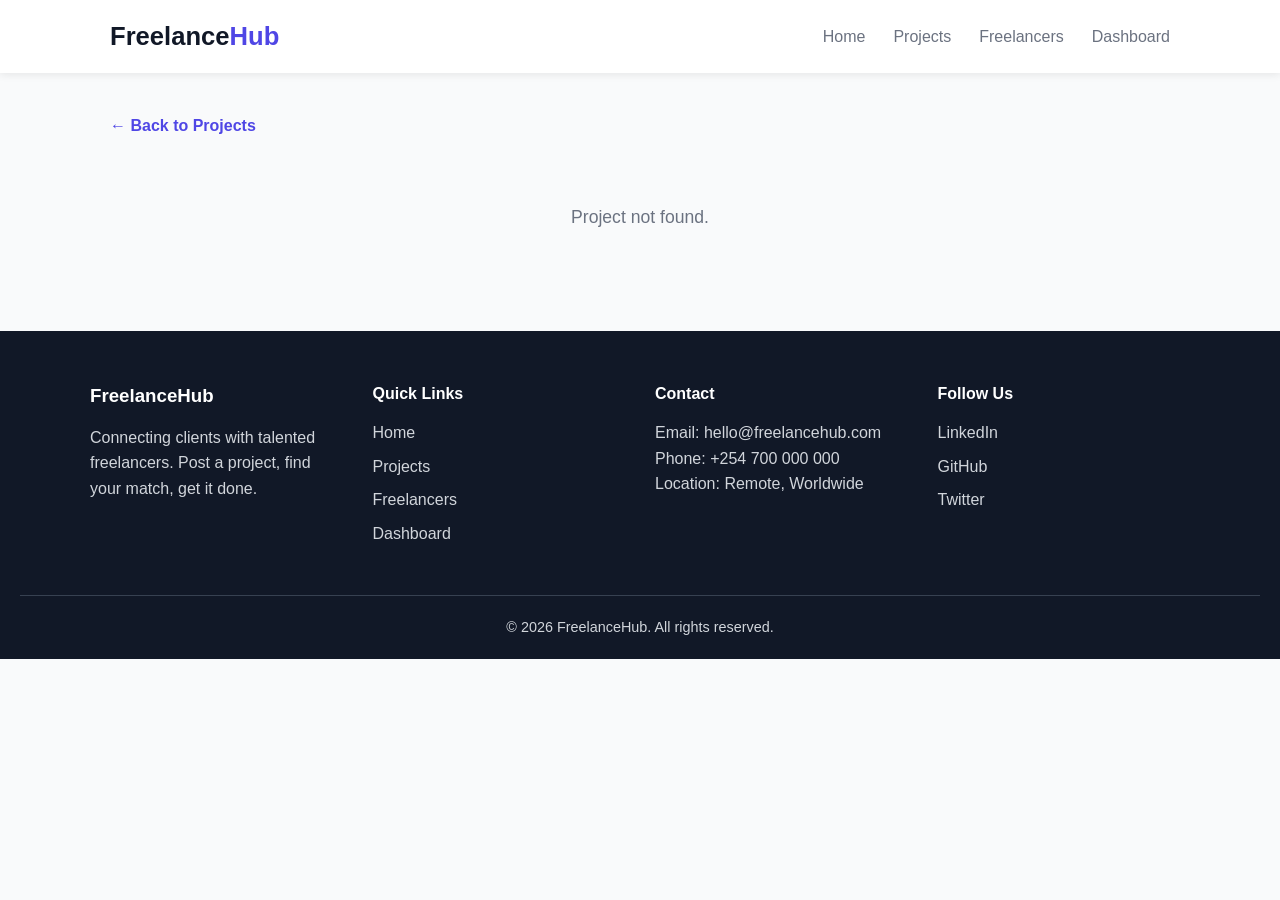
<file: project-details.html>
<!DOCTYPE html>
<html lang="en">
<head>
  <meta charset="UTF-8">
  <meta name="viewport" content="width=device-width, initial-scale=1.0">
  <title>Project Details - FreelanceHub</title>
  <link rel="stylesheet" href="css/style.css">
</head>
<body>

  <header class="header">
    <nav class="navbar">
      <a href="index.html" class="logo">Freelance<span>Hub</span></a>

      <ul class="nav-links">
        <li><a href="index.html">Home</a></li>
        <li><a href="projects.html">Projects</a></li>
        <li><a href="freelancers.html">Freelancers</a></li>
        <li><a href="dashboard.html">Dashboard</a></li>
      </ul>
    </nav>

    <button class="menu-toggle" id="menu-toggle" aria-label="Toggle menu">&#9776;</button>
    
  </header>

  <main>

<section class="details-section">
  <a href="projects.html" class="back-link">&larr; Back to Projects</a>
  <div id="project-details"></div>

  <div class="proposal-section" id="proposal-section">
    <h2>Submit a Proposal</h2>

    <form id="proposal-form" novalidate>

      <div class="form-group">
        <label for="proposal-name">Your Name</label>
        <input type="text" id="proposal-name" placeholder="e.g. Jane Doe">
        <small class="error-message" id="proposal-name-error"></small>
      </div>

      <div class="form-group">
        <label for="proposal-email">Contact Email</label>
        <input type="email" id="proposal-email" placeholder="e.g. jane@email.com">
        <small class="error-message" id="proposal-email-error"></small>
      </div>

      <div class="form-group">
        <label for="proposal-budget">Expected Budget ($)</label>
        <input type="number" id="proposal-budget" placeholder="e.g. 900">
        <small class="error-message" id="proposal-budget-error"></small>
      </div>

      <div class="form-group">
        <label for="proposal-letter">Cover Letter</label>
        <textarea id="proposal-letter" rows="6" placeholder="Tell the client why you are the right person for this project..."></textarea>
        <small class="error-message" id="proposal-letter-error"></small>
      </div>

      <button type="submit" class="btn btn-primary">Submit Proposal</button>
    </form>

    <div class="proposal-success" id="proposal-success" style="display: none;">
      Your proposal has been submitted successfully! The client will review it soon.
    </div>
  </div>
</section>
  </main>

  <footer class="footer">
    <div class="footer-container">

      <div class="footer-col">
        <h3>FreelanceHub</h3>
        <p>Connecting clients with talented freelancers. Post a project, find your match, get it done.</p>
      </div>

      <div class="footer-col">
        <h4>Quick Links</h4>
        <ul>
          <li><a href="index.html">Home</a></li>
          <li><a href="projects.html">Projects</a></li>
          <li><a href="freelancers.html">Freelancers</a></li>
          <li><a href="dashboard.html">Dashboard</a></li>
        </ul>
      </div>

      <div class="footer-col">
        <h4>Contact</h4>
        <p>Email: hello@freelancehub.com</p>
        <p>Phone: +254 700 000 000</p>
        <p>Location: Remote, Worldwide</p>
      </div>

      <div class="footer-col">
        <h4>Follow Us</h4>
        <div class="social-links">
          <a href="#">LinkedIn</a>
          <a href="#">GitHub</a>
          <a href="#">Twitter</a>
        </div>
      </div>

    </div>

    <p class="copyright">&copy; 2026 FreelanceHub. All rights reserved.</p>
  </footer>

  <script src="js/data.js"></script>
  <script src="js/main.js"></script>
</body>
</html>
</file>
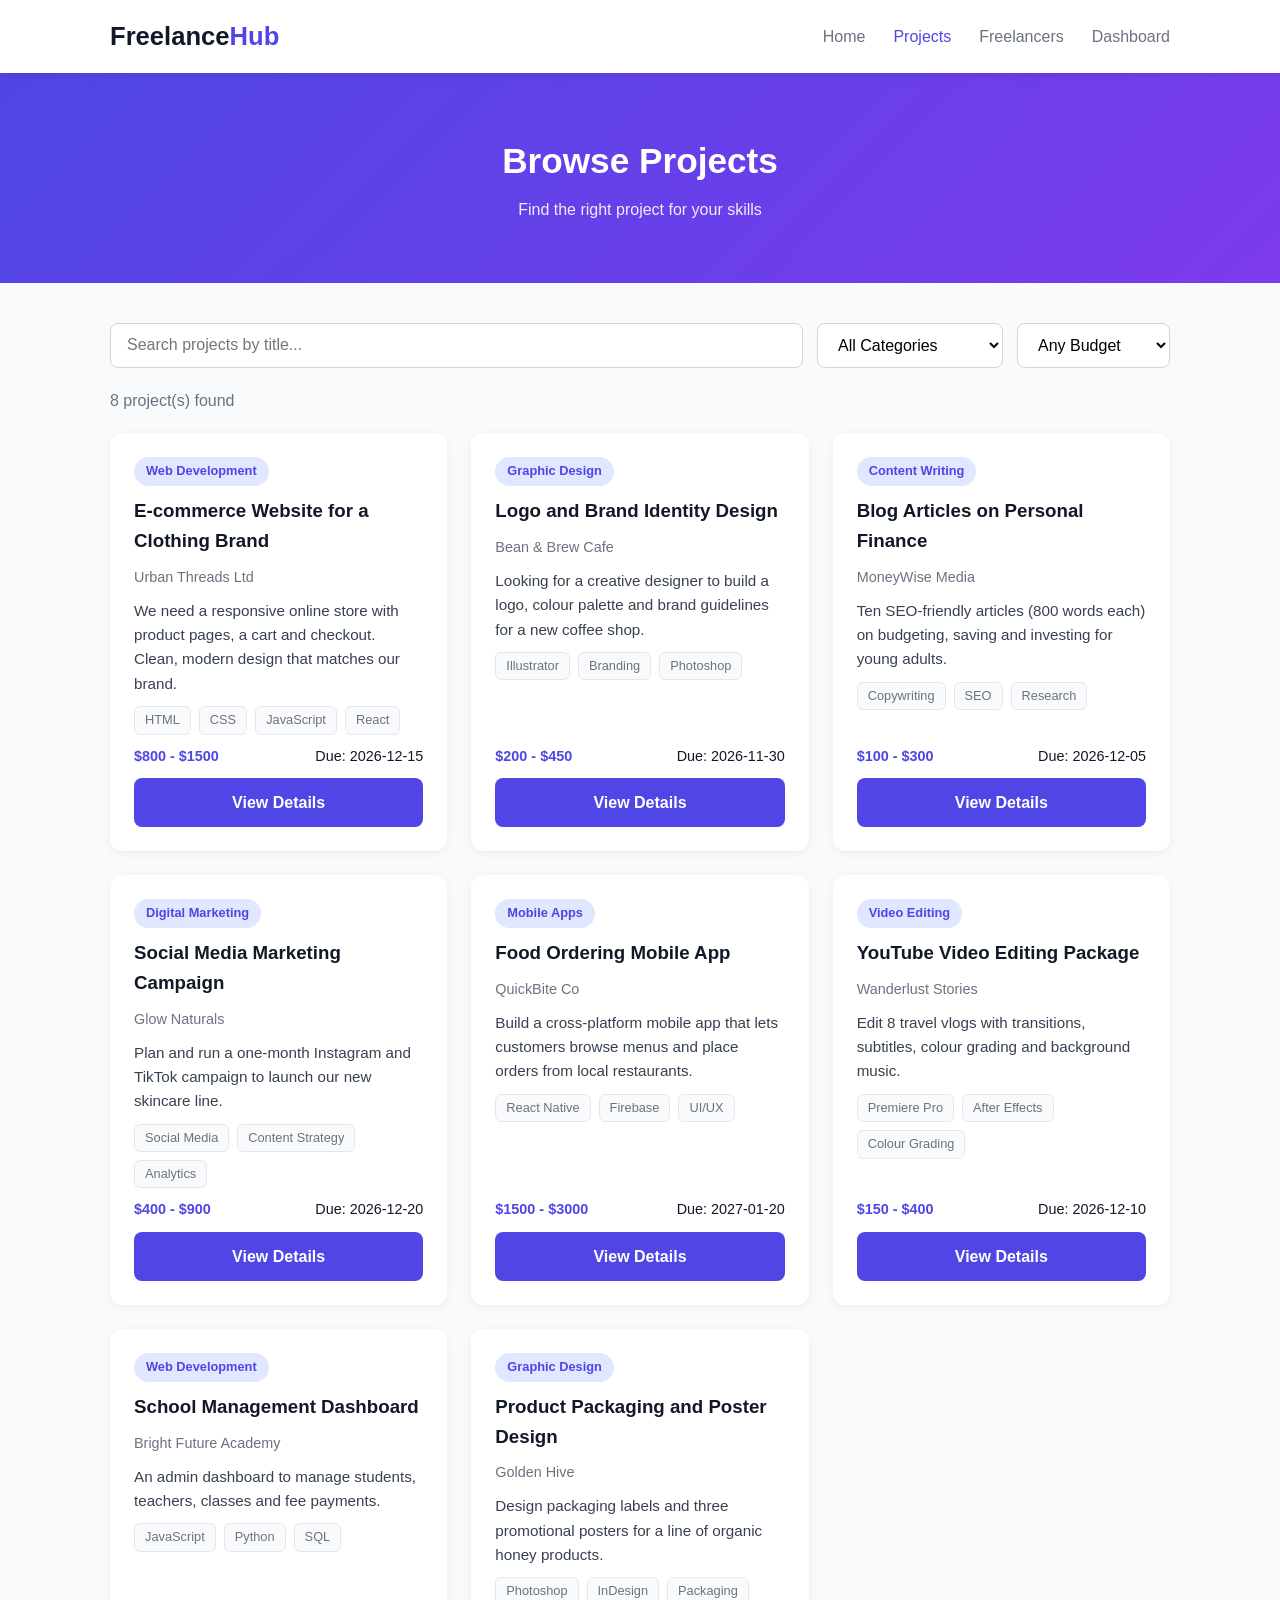
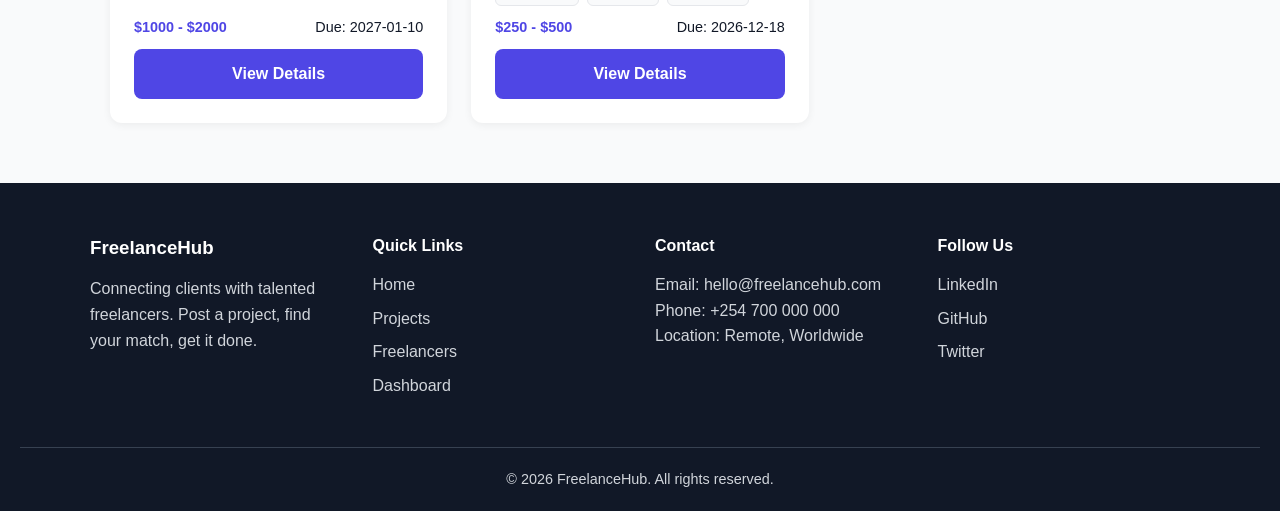
<file: projects.html>
<!DOCTYPE html>
<html lang="en">
<head>
  <meta charset="UTF-8">
  <meta name="viewport" content="width=device-width, initial-scale=1.0">
  <title>Projects - FreelanceHub</title>
  <link rel="stylesheet" href="css/style.css">
</head>
<body>

<header class="header">
  <nav class="navbar">
    <a href="index.html" class="logo">Freelance<span>Hub</span></a>

    <ul class="nav-links">
      <li><a href="index.html">Home</a></li>
      <li><a href="projects.html">Projects</a></li>
      <li><a href="freelancers.html">Freelancers</a></li>
      <li><a href="dashboard.html">Dashboard</a></li>
    </ul>

    <button class="menu-toggle" id="menu-toggle" aria-label="Toggle menu">&#9776;</button>
    
  </nav>
</header>

<main>

  <section class="page-header">
    <h1>Browse Projects</h1>
    <p>Find the right project for your skills</p>
  </section>

  <section class="listing-section">

    <div class="filter-bar">
      <input type="text" id="search-input" placeholder="Search projects by title...">

      <select id="category-filter">
        <option value="all">All Categories</option>
        <option value="Web Development">Web Development</option>
        <option value="Graphic Design">Graphic Design</option>
        <option value="Content Writing">Content Writing</option>
        <option value="Digital Marketing">Digital Marketing</option>
        <option value="Mobile Apps">Mobile Apps</option>
        <option value="Video Editing">Video Editing</option>
      </select>

      <select id="budget-filter">
        <option value="all">Any Budget</option>
        <option value="low">Under $500</option>
        <option value="mid">$500 - $1,500</option>
        <option value="high">Above $1,500</option>
      </select>
    </div>

    <p id="result-count" class="result-count"></p>

    <div class="card-grid" id="project-list"></div>

    <p id="no-results" class="no-results" style="display: none;">
      No projects match your search. Try changing the filters.
    </p>

  </section>

</main>

   <footer class="footer">
  <div class="footer-container">

    <div class="footer-col">
      <h3>FreelanceHub</h3>
      <p>Connecting clients with talented freelancers. Post a project, find your match, get it done.</p>
    </div>

    <div class="footer-col">
      <h4>Quick Links</h4>
      <ul>
        <li><a href="index.html">Home</a></li>
        <li><a href="projects.html">Projects</a></li>
        <li><a href="freelancers.html">Freelancers</a></li>
        <li><a href="dashboard.html">Dashboard</a></li>
      </ul>
    </div>

    <div class="footer-col">
      <h4>Contact</h4>
      <p>Email: hello@freelancehub.com</p>
      <p>Phone: +254 700 000 000</p>
      <p>Location: Remote, Worldwide</p>
    </div>

    <div class="footer-col">
      <h4>Follow Us</h4>
      <div class="social-links">
        <a href="#">LinkedIn</a>
        <a href="#">GitHub</a>
        <a href="#">Twitter</a>
      </div>
    </div>

  </div>

  <p class="copyright">&copy; 2026 FreelanceHub. All rights reserved.</p>
</footer>


  <script src="js/data.js"></script>
  <script src="js/main.js"></script>
</body>
</html>
</file>
<file: css/style.css>
* {
  margin: 0;
  padding: 0;
  box-sizing: border-box;
}

:root {
  --primary: #4f46e5;
  --primary-dark: #4338ca;
  --dark: #111827;
  --gray: #6b7280;
  --light: #f9fafb;
  --white: #ffffff;
}

body {
  font-family: "Segoe UI", Arial, sans-serif;
  color: var(--dark);
  background: var(--light);
  line-height: 1.6;
}

a {
  text-decoration: none;
  color: inherit;
}

ul {
  list-style: none;
}
.header {
  background: var(--white);
  box-shadow: 0 2px 8px rgba(0, 0, 0, 0.08);
  position: sticky;
  top: 0;
  z-index: 100;
}

.navbar {
  max-width: 1100px;
  margin: 0 auto;
  padding: 16px 20px;
  display: flex;
  justify-content: space-between;
  align-items: center;
}

.logo {
  font-size: 1.6rem;
  font-weight: 700;
}

.logo span {
  color: var(--primary);
}

.nav-links {
  display: flex;
  gap: 28px;
}

.nav-links a {
  font-weight: 500;
  color: var(--gray);
  transition: color 0.3s;
}

.nav-links a:hover {
  color: var(--primary);
}
.footer {
  background: var(--dark);
  color: #d1d5db;
  padding: 50px 20px 20px;
  margin-top: 60px;
}

.footer-container {
  max-width: 1100px;
  margin: 0 auto;
  display: grid;
  grid-template-columns: repeat(auto-fit, minmax(220px, 1fr));
  gap: 30px;
}

.footer h3,
.footer h4 {
  color: var(--white);
  margin-bottom: 14px;
}

.footer-col li {
  margin-bottom: 8px;
}

.footer a:hover {
  color: var(--primary);
}

.social-links {
  display: flex;
  flex-direction: column;
  gap: 8px;
}

.copyright {
  text-align: center;
  margin-top: 40px;
  padding-top: 20px;
  border-top: 1px solid #374151;
  font-size: 0.9rem;
}
.btn {
  display: inline-block;
  padding: 12px 28px;
  border-radius: 8px;
  font-weight: 600;
  transition: all 0.3s;
}

.btn-primary {
  background: var(--primary);
  color: var(--white);
}

.btn-primary:hover {
  background: var(--primary-dark);
}

.btn-light {
  background: var(--white);
  color: var(--primary);
}

.btn-light:hover {
  background: #e0e7ff;
}

.btn-outline {
  border: 2px solid var(--white);
  color: var(--white);
}

.btn-outline:hover {
  background: var(--white);
  color: var(--primary);
}

.hero {
  background: linear-gradient(135deg, var(--primary), #7c3aed);
  color: var(--white);
  text-align: center;
  padding: 100px 20px;
}

.hero-content {
  max-width: 700px;
  margin: 0 auto;
}

.hero h1 {
  font-size: 2.8rem;
  line-height: 1.2;
  margin-bottom: 16px;
}

.hero p {
  font-size: 1.15rem;
  margin-bottom: 30px;
  opacity: 0.9;
}

.hero-buttons {
  display: flex;
  gap: 16px;
  justify-content: center;
  flex-wrap: wrap;
}

.intro {
  max-width: 1100px;
  margin: 0 auto;
  padding: 70px 20px 0;
  text-align: center;
}

.intro-lead {
  max-width: 700px;
  margin: -16px auto 36px;
  color: var(--gray);
}

.steps-grid {
  display: grid;
  grid-template-columns: repeat(auto-fit, minmax(240px, 1fr));
  gap: 20px;
}

.step-card {
  background: var(--white);
  padding: 28px 22px;
  border-radius: 12px;
  box-shadow: 0 2px 8px rgba(0, 0, 0, 0.06);
}

.step-number {
  display: inline-flex;
  align-items: center;
  justify-content: center;
  width: 42px;
  height: 42px;
  background: var(--primary);
  color: var(--white);
  border-radius: 50%;
  font-weight: 700;
  margin-bottom: 12px;
}

.step-card h3 {
  margin-bottom: 6px;
}

.step-card p {
  color: var(--gray);
  font-size: 0.95rem;
}
.freelancer-bio {
  font-size: 0.9rem;
  color: #374151;
  margin-bottom: 12px;
}

.portfolio-label {
  font-weight: 600;
  font-size: 0.85rem;
  margin-top: 14px;
}

.portfolio-list {
  margin-top: 6px;
  font-size: 0.85rem;
  color: var(--gray);
}

.portfolio-list li {
  padding: 2px 0;
}
@media (max-width: 640px) {
  .navbar {
    flex-wrap: wrap;
  }

  .menu-toggle {
    display: block;
  }

  .nav-links {
    display: none;
    width: 100%;
    flex-direction: column;
    gap: 0;
    margin-top: 12px;
  }

  .nav-links.open {
    display: flex;
  }

  .nav-links li a {
    display: block;
    padding: 12px 0;
    border-top: 1px solid #e5e7eb;
  }

  .hero {
    padding: 70px 20px;
  }

  .hero h1 {
    font-size: 2rem;
  }
}

.section-title {
  text-align: center;
  font-size: 2rem;
  margin-bottom: 36px;
}

.categories {
  max-width: 1100px;
  margin: 0 auto;
  padding: 70px 20px 0;
}

.category-grid {
  display: grid;
  grid-template-columns: repeat(auto-fit, minmax(200px, 1fr));
  gap: 20px;
}

.category-card {
  background: var(--white);
  padding: 28px 20px;
  border-radius: 12px;
  text-align: center;
  box-shadow: 0 2px 8px rgba(0, 0, 0, 0.06);
  transition: transform 0.3s, box-shadow 0.3s;
  cursor: pointer;
}

.category-card:hover {
  transform: translateY(-6px);
  box-shadow: 0 8px 20px rgba(0, 0, 0, 0.12);
}

.category-icon {
  font-size: 2.2rem;
  display: block;
  margin-bottom: 10px;
}

.category-card h3 {
  font-size: 1.1rem;
  margin-bottom: 4px;
}

.category-card p {
  color: var(--gray);
  font-size: 0.9rem;
}
.featured {
  max-width: 1100px;
  margin: 0 auto;
  padding: 70px 20px 0;
}

.card-grid {
  display: grid;
  grid-template-columns: repeat(auto-fit, minmax(300px, 1fr));
  gap: 24px;
}

.section-cta {
  text-align: center;
  margin-top: 32px;
}

.project-card,
.freelancer-card {
  background: var(--white);
  padding: 24px;
  border-radius: 12px;
  box-shadow: 0 2px 8px rgba(0, 0, 0, 0.06);
  transition: transform 0.3s, box-shadow 0.3s;
}

.project-card:hover,
.freelancer-card:hover {
  transform: translateY(-5px);
  box-shadow: 0 8px 20px rgba(0, 0, 0, 0.12);
}

.project-card {
  display: flex;
  flex-direction: column;
  gap: 10px;
}

.project-category {
  align-self: flex-start;
  background: #e0e7ff;
  color: var(--primary);
  font-size: 0.8rem;
  font-weight: 600;
  padding: 4px 12px;
  border-radius: 20px;
}

.project-client {
  color: var(--gray);
  font-size: 0.9rem;
}

.project-desc {
  font-size: 0.95rem;
  color: #374151;
}

.skill-list {
  display: flex;
  flex-wrap: wrap;
  gap: 8px;
}

.skill-tag {
  background: var(--light);
  border: 1px solid #e5e7eb;
  padding: 3px 10px;
  border-radius: 6px;
  font-size: 0.8rem;
  color: var(--gray);
}

.project-meta {
  display: flex;
  justify-content: space-between;
  font-size: 0.9rem;
  margin-top: auto;
}

.project-budget {
  font-weight: 700;
  color: var(--primary);
}

.project-card .btn {
  text-align: center;
}

.freelancer-card {
  text-align: center;
}

.freelancer-card img {
  width: 90px;
  height: 90px;
  border-radius: 50%;
  object-fit: cover;
  margin-bottom: 12px;
}

.freelancer-title {
  color: var(--gray);
  font-size: 0.95rem;
}

.freelancer-rating {
  color: #f59e0b;
  font-weight: 600;
  margin: 8px 0;
}

.level-badge {
  display: inline-block;
  background: #dcfce7;
  color: #166534;
  font-size: 0.8rem;
  font-weight: 600;
  padding: 3px 12px;
  border-radius: 20px;
  margin-bottom: 12px;
}

.freelancer-card .skill-list {
  justify-content: center;
}
.page-header {
  background: linear-gradient(135deg, var(--primary), #7c3aed);
  color: var(--white);
  text-align: center;
  padding: 60px 20px;
}

.page-header h1 {
  font-size: 2.2rem;
  margin-bottom: 8px;
}

.page-header p {
  opacity: 0.9;
}
.listing-section {
  max-width: 1100px;
  margin: 0 auto;
  padding: 40px 20px 0;
}

.filter-bar {
  display: flex;
  gap: 14px;
  flex-wrap: wrap;
  margin-bottom: 20px;
}

.filter-bar input,
.filter-bar select {
  padding: 12px 16px;
  border: 1px solid #d1d5db;
  border-radius: 8px;
  font-size: 1rem;
  background: var(--white);
  font-family: inherit;
}

.filter-bar input {
  flex: 1;
  min-width: 220px;
}

.filter-bar input:focus,
.filter-bar select:focus {
  outline: none;
  border-color: var(--primary);
}
.result-count {
  color: var(--gray);
  margin-bottom: 20px;
}

.no-results {
  text-align: center;
  color: var(--gray);
  padding: 40px 0;
  font-size: 1.1rem;
}
.details-section {
  max-width: 1100px;
  margin: 0 auto;
  padding: 40px 20px 0;
}

.back-link {
  display: inline-block;
  color: var(--primary);
  font-weight: 600;
  margin-bottom: 24px;
}

.back-link:hover {
  text-decoration: underline;
}

.details-layout {
  display: grid;
  grid-template-columns: 2fr 1fr;
  gap: 30px;
  align-items: start;
}

.details-main,
.details-sidebar {
  background: var(--white);
  padding: 30px;
  border-radius: 12px;
  box-shadow: 0 2px 8px rgba(0, 0, 0, 0.06);
}

.details-main h1 {
  font-size: 2rem;
  margin: 14px 0 10px;
}

.details-main h3,
.details-sidebar h3 {
  margin: 24px 0 10px;
}

.details-sidebar h3:first-child {
  margin-top: 0;
}

.details-main p {
  color: #374151;
}

.details-sidebar ul {
  margin-bottom: 10px;
}

.details-sidebar li {
  display: flex;
  justify-content: space-between;
  padding: 12px 0;
  border-bottom: 1px solid #e5e7eb;
}

.details-sidebar li span {
  color: var(--gray);
}

@media (max-width: 800px) {
  .details-layout {
    grid-template-columns: 1fr;
  }
}
.proposal-section {
  background: var(--white);
  padding: 30px;
  border-radius: 12px;
  box-shadow: 0 2px 8px rgba(0, 0, 0, 0.06);
  margin-top: 30px;
}

.proposal-section h2 {
  margin-bottom: 20px;
}

.form-group {
  margin-bottom: 18px;
}

.form-group label {
  display: block;
  font-weight: 600;
  margin-bottom: 6px;
}

.form-group input,
.form-group textarea {
  width: 100%;
  padding: 12px 16px;
  border: 1px solid #d1d5db;
  border-radius: 8px;
  font-size: 1rem;
  font-family: inherit;
}

.form-group input:focus,
.form-group textarea:focus {
  outline: none;
  border-color: var(--primary);
}

.form-group input.invalid,
.form-group textarea.invalid {
  border-color: #dc2626;
}

.error-message {
  display: block;
  color: #dc2626;
  font-size: 0.85rem;
  margin-top: 4px;
}

.proposal-section button {
  border: none;
  cursor: pointer;
  font-size: 1rem;
  font-family: inherit;
}

.proposal-success {
  background: #dcfce7;
  color: #166534;
  padding: 18px;
  border-radius: 8px;
  font-weight: 600;
}
.dashboard-section {
  max-width: 1100px;
  margin: 0 auto;
  padding: 40px 20px 0;
}

.stats-grid {
  display: grid;
  grid-template-columns: repeat(auto-fit, minmax(150px, 1fr));
  gap: 16px;
  margin-bottom: 30px;
}

.stat-card {
  background: var(--white);
  padding: 22px;
  border-radius: 12px;
  text-align: center;
  box-shadow: 0 2px 8px rgba(0, 0, 0, 0.06);
}

.stat-card h3 {
  font-size: 2rem;
  color: var(--primary);
}

.stat-card p {
  color: var(--gray);
  font-size: 0.9rem;
}

.dashboard-layout {
  display: grid;
  grid-template-columns: 1fr 2fr;
  gap: 24px;
  align-items: start;
}

.profile-card,
.panel {
  background: var(--white);
  padding: 26px;
  border-radius: 12px;
  box-shadow: 0 2px 8px rgba(0, 0, 0, 0.06);
}

.profile-card {
  text-align: center;
}

.profile-card img {
  width: 100px;
  height: 100px;
  border-radius: 50%;
  object-fit: cover;
  margin-bottom: 12px;
}

.profile-role {
  color: var(--primary);
  font-weight: 600;
  margin-bottom: 10px;
}

.profile-bio {
  color: var(--gray);
  font-size: 0.95rem;
  margin-bottom: 16px;
}

.profile-card li {
  display: flex;
  justify-content: space-between;
  gap: 10px;
  padding: 10px 0;
  border-top: 1px solid #e5e7eb;
  font-size: 0.9rem;
  text-align: left;
}

.profile-card li span {
  color: var(--gray);
}

.dashboard-main {
  display: flex;
  flex-direction: column;
  gap: 24px;
}

.panel h2 {
  margin-bottom: 16px;
  font-size: 1.3rem;
}

.table-wrap {
  overflow-x: auto;
}

table {
  width: 100%;
  border-collapse: collapse;
  min-width: 480px;
}

th,
td {
  text-align: left;
  padding: 12px 10px;
  border-bottom: 1px solid #e5e7eb;
  font-size: 0.92rem;
}

th {
  color: var(--gray);
  font-weight: 600;
}

td a {
  color: var(--primary);
  font-weight: 600;
}

td a:hover {
  text-decoration: underline;
}

.status-badge {
  display: inline-block;
  padding: 3px 12px;
  border-radius: 20px;
  font-size: 0.8rem;
  font-weight: 600;
  white-space: nowrap;
}

.status-open {
  background: #dcfce7;
  color: #166534;
}

.status-in-progress {
  background: #fef3c7;
  color: #92400e;
}

.status-completed {
  background: #e0e7ff;
  color: #3730a3;
}

.status-pending {
  background: #f3f4f6;
  color: #374151;
}

.empty-note {
  color: var(--gray);
  padding: 16px 0 0;
}

.empty-note a {
  color: var(--primary);
  font-weight: 600;
}

@media (max-width: 800px) {
  .dashboard-layout {
    grid-template-columns: 1fr;
  }
}
.menu-toggle {
  display: none;
  background: none;
  border: none;
  font-size: 1.8rem;
  cursor: pointer;
  color: var(--dark);
}

.nav-links a.active {
  color: var(--primary);
}
</file>
